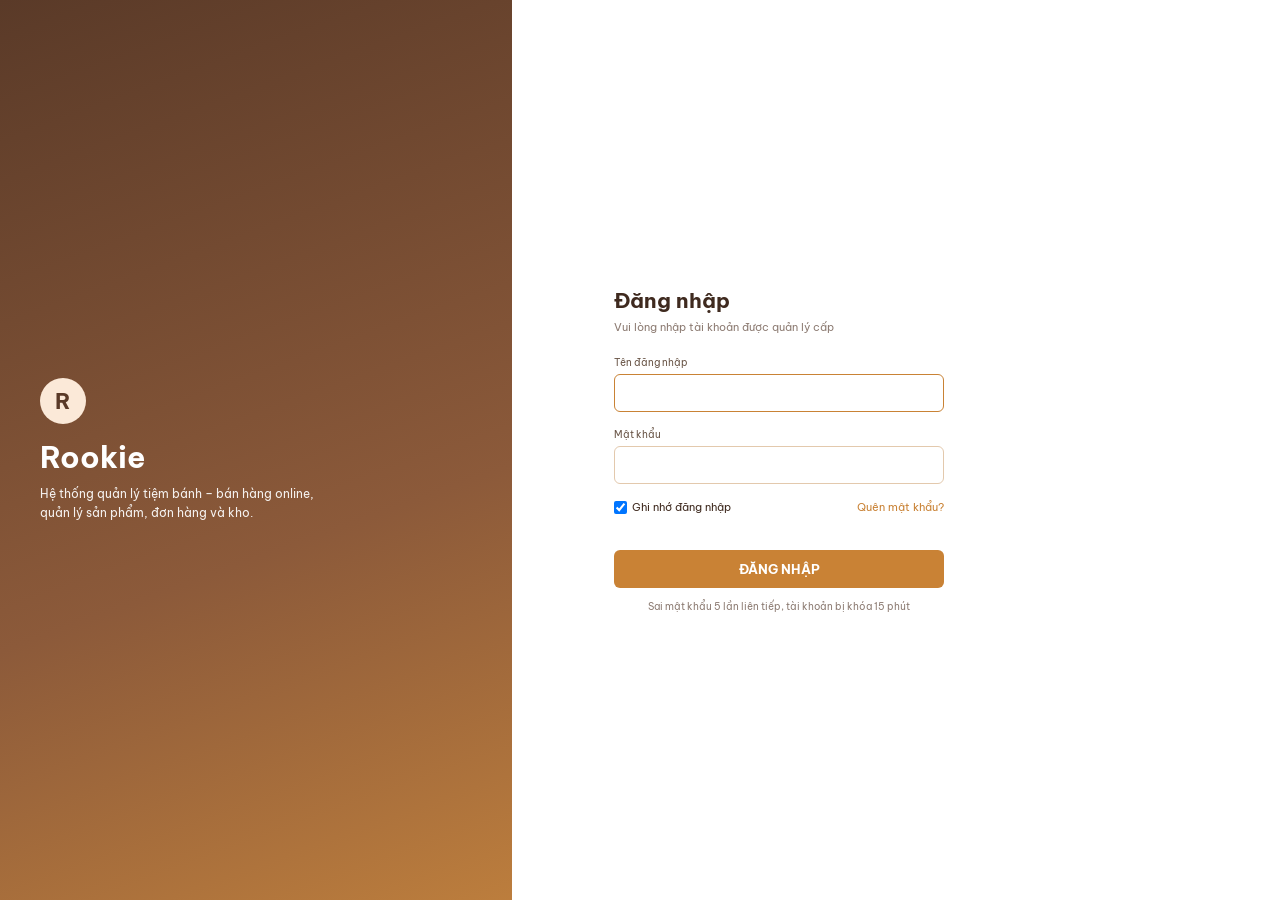
<file: admin/login.html>
<!DOCTYPE html>
<html lang="vi">
<head>
  <meta charset="UTF-8">
  <meta name="viewport" content="width=device-width, initial-scale=1.0">
  <title>Rookie - Đăng nhập</title>
  <link href="https://fonts.googleapis.com/css2?family=Be+Vietnam+Pro:wght@400;500;600;700;800&display=swap" rel="stylesheet">
  <link rel="stylesheet" href="login.css">
</head>
<body>
  <div class="login">
    <section class="login-brand">
      <div class="logo">R</div>
      <h1>Rookie</h1>
      <p>Hệ thống quản lý tiệm bánh – bán hàng online, quản lý sản phẩm, đơn hàng và kho.</p>
    </section>

    <section class="login-form">
      <form id="loginForm" autocomplete="off">
        <h2>Đăng nhập</h2>
        <p class="sub">Vui lòng nhập tài khoản được quản lý cấp</p>

        <label for="username">Tên đăng nhập</label>
        <input id="username" type="text" autofocus>

        <label for="password">Mật khẩu</label>
        <input id="password" type="password">

        <div class="row">
          <label class="remember"><input id="remember" type="checkbox" checked> Ghi nhớ đăng nhập</label>
          <a href="#" id="forgot">Quên mật khẩu?</a>
        </div>

        <p class="error" id="error"></p>
        <button type="submit">ĐĂNG NHẬP</button>
        <p class="note">Sai mật khẩu 5 lần liên tiếp, tài khoản bị khóa 15 phút</p>
      </form>
    </section>
  </div>

  <script src="login.js"></script>
</body>
</html>
</file>
<file: admin/login.css>
* { box-sizing: border-box; margin: 0; padding: 0; }

body {
  font-family: "Be Vietnam Pro", sans-serif;
  font-size: 13px;
  color: #3f2a1f;
}

.login { display: flex; min-height: 100vh; }

.login-brand {
  flex: 0 0 40%;
  background: linear-gradient(160deg, #5a3a28 0%, #8c5a3a 60%, #e0983f 130%);
  color: #fff;
  display: flex;
  flex-direction: column;
  justify-content: center;
  padding: 0 40px;
}

.logo {
  width: 46px;
  height: 46px;
  border-radius: 50%;
  background: #fbe9d8;
  color: #5a3a28;
  display: grid;
  place-items: center;
  font-size: 22px;
  font-weight: 700;
  margin-bottom: 14px;
}

.login-brand h1 { font-size: 30px; margin-bottom: 8px; }
.login-brand p { font-size: 12px; line-height: 1.6; max-width: 300px; opacity: .92; }

.login-form {
  flex: 1;
  background: #fff;
  display: flex;
  align-items: center;
  padding: 0 8%;
}

form { width: 100%; max-width: 330px; }
form h2 { font-size: 21px; margin-bottom: 6px; }
.sub { font-size: 11px; color: #8d7c73; margin-bottom: 22px; }

form > label { display: block; font-size: 10px; color: #6a5648; margin-bottom: 5px; }

form input[type="text"], form input[type="password"] {
  width: 100%;
  padding: 10px 12px;
  border: 1px solid #e3c9ad;
  border-radius: 6px;
  font: inherit;
  outline: 0;
  margin-bottom: 16px;
}

form input[type="text"]:focus, form input[type="password"]:focus { border-color: #c98235; }

.row { display: flex; justify-content: space-between; align-items: center; font-size: 10.5px; margin-bottom: 14px; }
.remember { display: flex; align-items: center; gap: 5px; cursor: pointer; }
.row a { color: #c98235; text-decoration: none; }

.error { color: #c0392b; font-size: 11px; min-height: 16px; margin-bottom: 6px; }

button[type="submit"] {
  width: 100%;
  border: 0;
  border-radius: 6px;
  background: #c98235;
  color: #fff;
  padding: 11px;
  font: inherit;
  font-weight: 700;
  cursor: pointer;
}

button[type="submit"]:hover { background: #b87329; }
.note { text-align: center; font-size: 9.5px; color: #8d7c73; margin-top: 12px; }

@media (max-width: 760px) {
  .login { flex-direction: column; }
  .login-brand { flex: none; padding: 30px 24px; }
  .login-form { padding: 30px 24px; }
}
</file>
